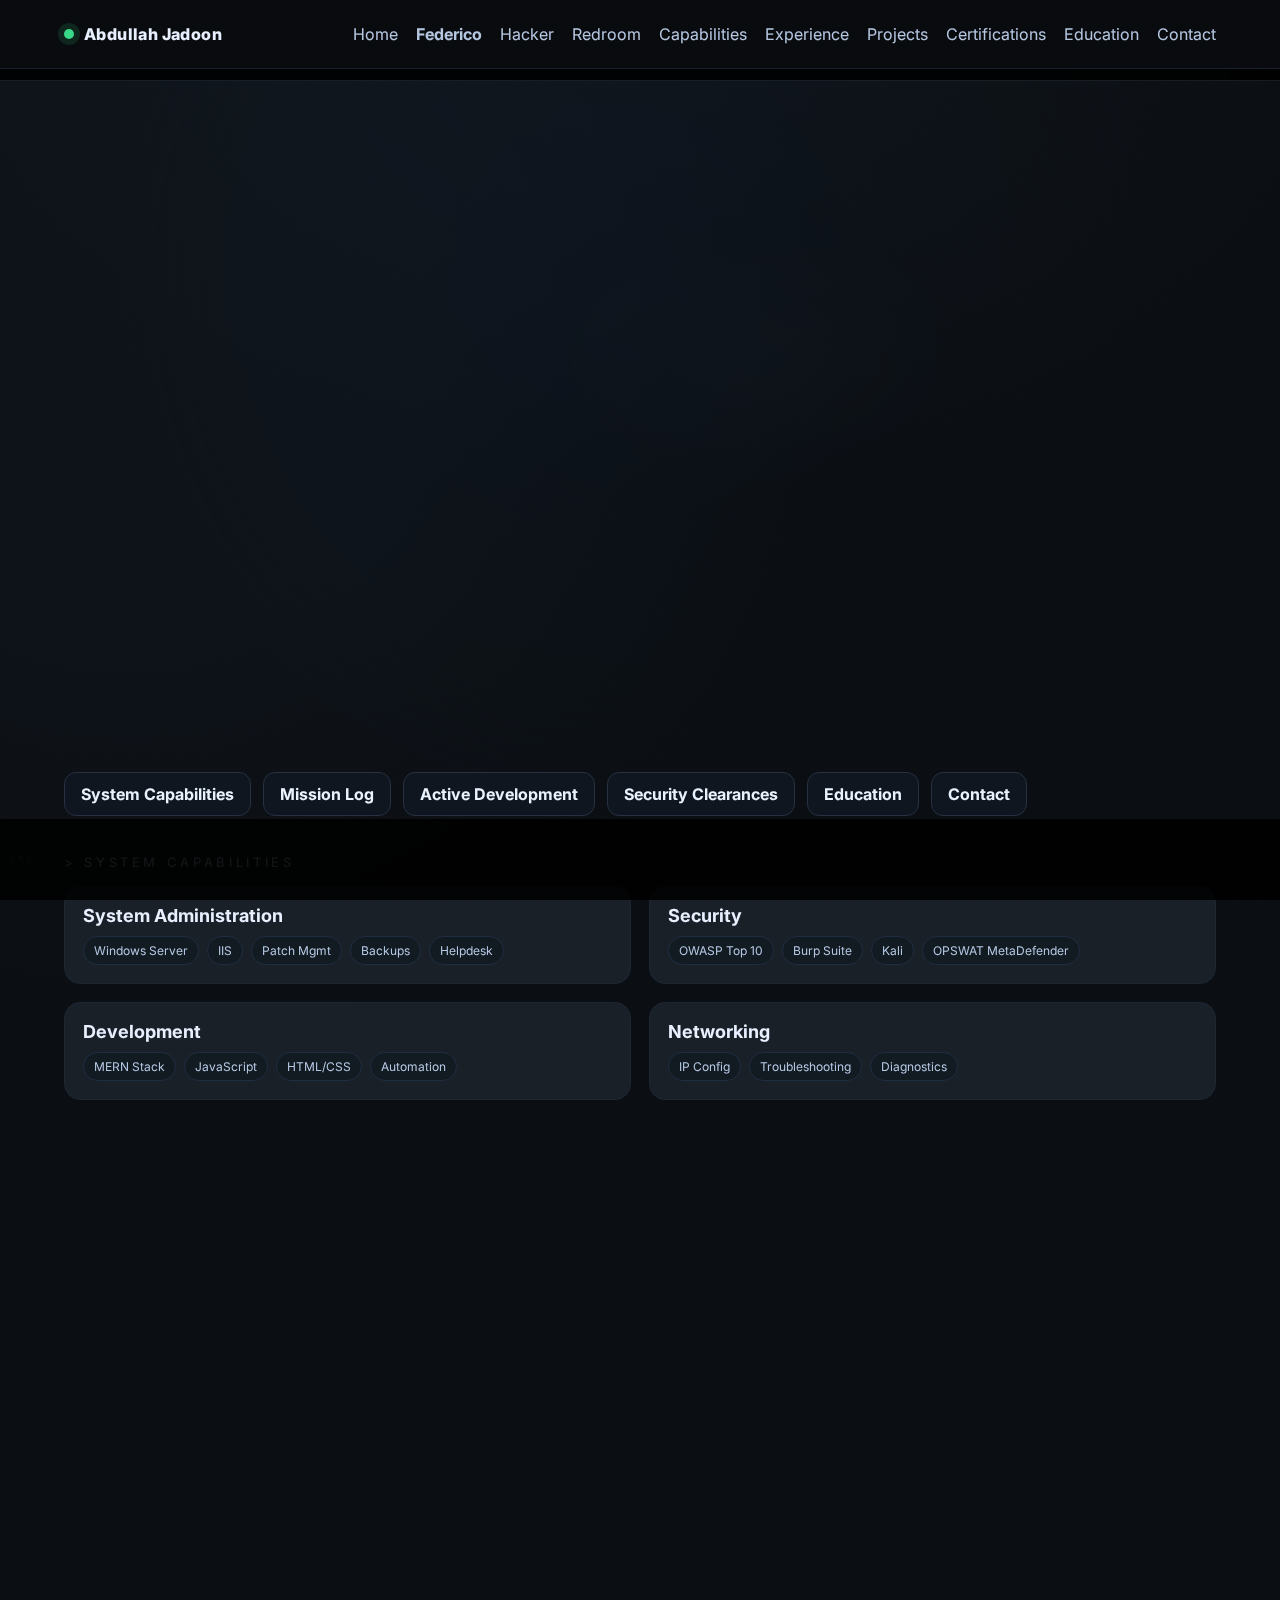
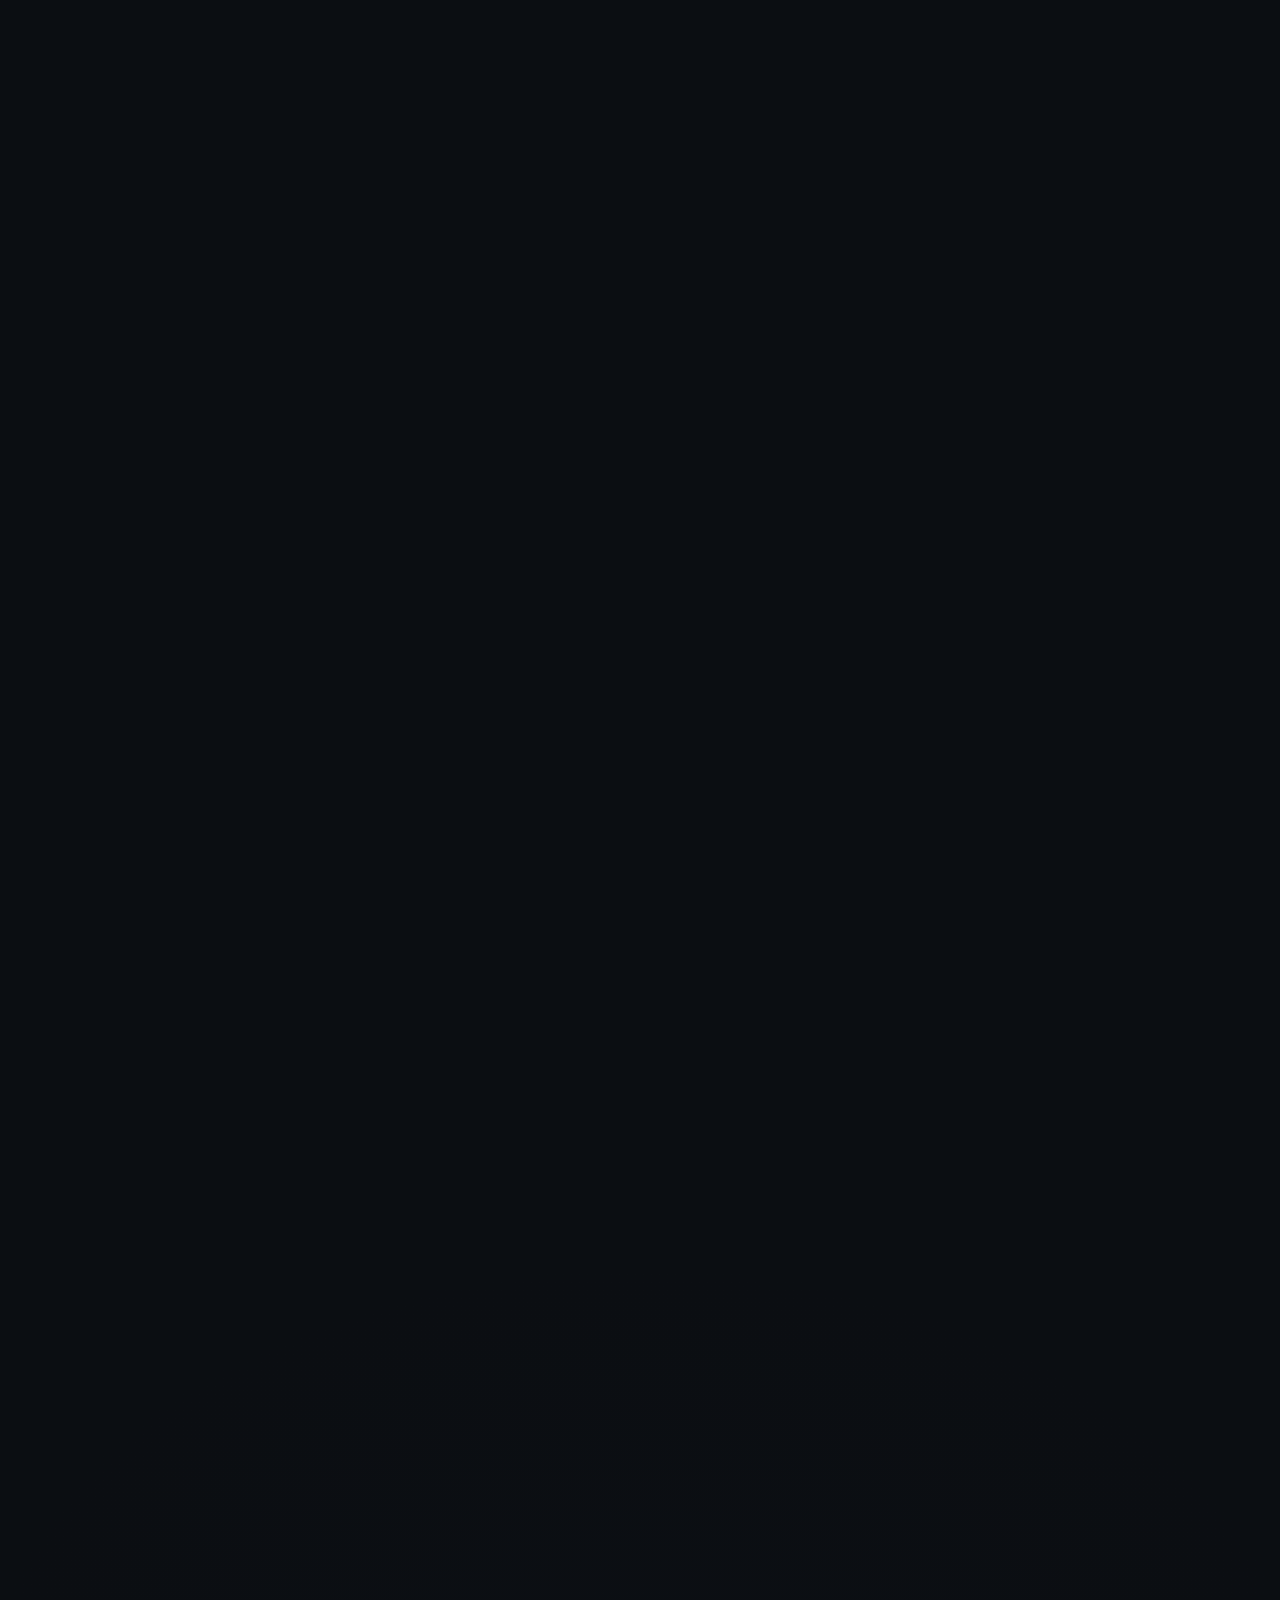
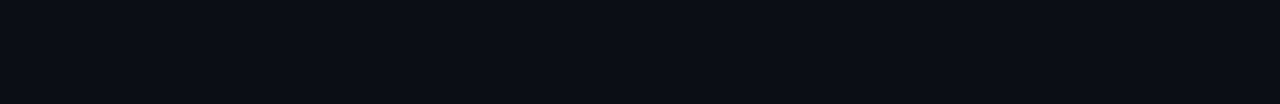
<file: federico.html>
<!DOCTYPE html>
<html lang="en">
<head>
  <meta charset="utf-8" />
  <meta name="viewport" content="width=device-width, initial-scale=1" />
  <title>Abdullah Jadoon — Cinematic Portfolio</title>
  <meta name="description" content="Abdullah Jadoon — Senior IT Support Officer & Security Specialist. Infrastructure, security operations, vulnerability research and MERN development." />
  <link href="https://fonts.googleapis.com/css2?family=Inter:wght@300;400;600;700;800;900&family=JetBrains+Mono:wght@400;600;700&display=swap" rel="stylesheet" />
  <style>
    :root{
      --bg:#0b0e12;
      --card:#12161c;
      --muted:#9fb0c3;
      --soft:#1a2028;
      --ink:#e8f0ff;
      --accent:#2da4ff;
      --accent-2:#00d1b2;
      --ok:#39d98a;
      --warn:#ffc857;
      --danger:#ff5c5c;
      --ring: 0 0 0 2px #2da4ff55, 0 10px 30px #0009 inset;
      --shadow: 0 12px 60px rgba(0,0,0,.45);
      --radius: 20px;
    }
    *{box-sizing:border-box}
    html,body{margin:0;background:radial-gradient(1200px 1200px at 10% 10%, #0e1319 25%, #0b0e12 60%), #0b0e12;color:var(--ink);font-family:Inter,system-ui,-apple-system,BlinkMacSystemFont,Segoe UI,Roboto,Helvetica,Arial,sans-serif}
    a{color:var(--accent);text-decoration:none}
    .wrap{max-width:1200px;margin:0 auto;padding:24px}
    /* Top bar */
    .top{position:sticky;top:0;z-index:20;background:linear-gradient(#0b0e12cc,#0b0e12cc);backdrop-filter:saturate(1.2) blur(8px);border-bottom:1px solid #18202a}
    .brand{display:flex;gap:10px;align-items:center;font-weight:800;letter-spacing:.4px}
    .dot{width:10px;height:10px;border-radius:50%;background:var(--ok);box-shadow:0 0 0 6px #39d98a22}
    .nav{display:flex;gap:18px;align-items:center;flex-wrap:wrap}
    .nav a{color:#cde0ff;opacity:.88}
    .nav a:hover{opacity:1}
    .topgrid{display:flex;justify-content:space-between;align-items:center}
    /* Hero */
    .hero{display:grid;grid-template-columns:1.1fr .9fr;gap:28px;align-items:stretch;margin:32px 0 16px}
    .panel{background:var(--card);border:1px solid #1b2430;border-radius:calc(var(--radius) + 6px);box-shadow:var(--shadow)}
    .photo{position:relative;overflow:hidden}
    .photo img{width:100%;height:100%;object-fit:cover;display:block;filter:saturate(1.06) contrast(1.06); transform:scale(1.01); transition:transform 6s ease, filter .6s ease}
    .photo:hover img{ transform:scale(1.04); filter:saturate(1.12) contrast(1.08) }
    .label{position:absolute;left:18px;bottom:18px;background:linear-gradient(90deg,#084,#0a6ea8);padding:12px 16px;border-radius:16px;color:#eafff5;font-weight:700;box-shadow:0 6px 30px #0009;border:1px solid #0d483f}
    .card{padding:28px}
    .kicker{font-size:12px;letter-spacing:.25em;color:#9fb0c3;margin:0 0 6px}
    h1{font-size:48px;line-height:1.05;margin:0 0 14px}
    .summary{color:#c7d6ea;font-size:16px;line-height:1.6;margin:8px 0 18px}
    .cta{display:flex;gap:12px;flex-wrap:wrap}
    .btn{border:1px solid #273142;padding:11px 16px;border-radius:12px;font-weight:700;background:#121922;color:#e9f3ff}
    .btn:hover{border-color:#31507e;box-shadow:var(--ring)}
    .btn.primary{background:linear-gradient(180deg,#2da4ff,#1f7dd1);border-color:#2a6fb3;color:white}
    .tags{display:flex;gap:8px;flex-wrap:wrap;margin-top:16px}
    .tag{background:#111821;border:1px solid #1e2b3a;color:#a8c3e6;padding:6px 10px;border-radius:12px;font-size:12px}
    /* Section headings */
    section{margin:38px 0}
    .sect-title{font-size:13px;color:#9fb0c3;letter-spacing:.35em;margin:0 0 16px}
    /* Capability grid */
    .grid{display:grid;grid-template-columns:1fr 1fr;gap:18px}
    .subcard{background:var(--soft);border:1px solid #1c2734;border-radius:16px;padding:18px}
    .subcard h3{margin:0 0 10px;font-size:18px}
    .pills{display:flex;gap:8px;flex-wrap:wrap}
    .pill{padding:6px 10px;border-radius:999px;background:#121a22;border:1px solid #202e42;color:#b6c9e4;font-size:12px}
    /* Experience */
    .xpgrid{display:grid;grid-template-columns:1fr 1fr;gap:18px}
    .role{background:var(--soft);border:1px solid #1c2734;border-radius:16px;padding:18px}
    .role .head{display:flex;justify-content:space-between;gap:12px;flex-wrap:wrap}
    .company{color:#cbe0ff;font-weight:700}
    .meta{color:#9fb0c3}
    .bullets{margin:10px 0 0 0;padding-left:18px}
    .op{margin-top:12px;border:1px dashed #2a3b50;border-radius:12px;padding:12px;background:#0f141b}
    .chip{display:inline-block;background:#0f1b25;border:1px solid #25415f;color:#9fcaef;padding:4px 8px;border-radius:999px;font-size:12px;margin-right:8px}
    /* Projects */
    .proj{display:grid;grid-template-columns:1fr 1fr;gap:18px}
    .proj .subcard p{margin:.35rem 0 0;color:#cbdaf1}
    .badge{font-family:"JetBrains Mono",monospace;font-size:12px;background:#0f1b25;border:1px solid #274463;color:#9fd3ff;padding:6px 10px;border-radius:10px;margin-right:6px}
    /* Certifications gallery */
    .certs{display:grid;grid-template-columns:1fr 1fr;gap:18px}
    .cert{background:var(--soft);border:1px solid #1c2734;border-radius:16px;overflow:hidden}
    .cert img{display:block;width:100%;height:260px;object-fit:cover;filter:saturate(1.05)}
    .cert .cap{padding:12px 14px}
    .cap b{display:block}
    /* Education */
    .edu{display:grid;grid-template-columns:1.2fr .8fr;gap:18px}
    /* Contact */
    .contact{background:var(--soft);border:1px solid #1c2734;border-radius:16px;padding:18px}
    .small{color:#9fb0c3}
    footer{margin:36px 0 22px;color:#86a3c4}
    /* Anchors pills */
    .jumper{position:sticky;top:68px;margin:10px 0 18px;z-index:9}
    .jumper .btn{background:#0f1620}
    /* Responsive */
    @media (max-width:1040px){
      .hero{grid-template-columns:1fr;gap:18px}
      .grid,.xpgrid,.proj,.certs,.edu{grid-template-columns:1fr}
      h1{font-size:38px}
    }
    /* Subtle grid background */
    .bggrid{
      position:fixed;inset:0;pointer-events:none;opacity:.18;
      background-image:
        radial-gradient(#18202a 1px, transparent 1px),
        radial-gradient(#18202a 1px, transparent 1px);
      background-size:24px 24px, 24px 24px;
      background-position:0 0, 12px 12px;
      z-index:0;
    }
    /* Reveal on scroll */
    .reveal{opacity:0;transform:translateY(10px);transition:all .6s ease}
    .reveal.show{opacity:1;transform:none}

    /* ===== Cinematic Upgrade Pack ===== */
    body.cinema{
      position: relative;
      background:
        radial-gradient(1400px 900px at 50% 0%, rgba(22,28,36,.45), transparent 55%),
        radial-gradient(1200px 800px at 50% 100%, rgba(12,16,22,.35), transparent 55%),
        radial-gradient(1200px 1200px at 10% 10%, #0e1319 25%, #0b0e12 60%), #0b0e12;
    }
    body.cinema::after{
      /* film grain */
      content:"";
      position:fixed; inset:0; pointer-events:none; z-index:2;
      background-image:url("data:image/svg+xml;utf8,\
<svg xmlns='http://www.w3.org/2000/svg' width='120' height='120' viewBox='0 0 120 120'>\
<filter id='n'><feTurbulence type='fractalNoise' baseFrequency='0.8' numOctaves='2' stitchTiles='stitch'/><feColorMatrix type='saturate' values='0'/></filter>\
<rect width='120' height='120' filter='url(#n)' opacity='0.06'/></svg>");
      mix-blend-mode:soft-light;
      animation:grain 1.4s steps(2,end) infinite;
    }
    @keyframes grain{to{transform:translate3d(-2px,1px,0)}}

    /* letterbox bars (reveal away) */
    .letterbox{position:fixed; left:0; right:0; height:9vh; background:#000; z-index:3; pointer-events:none; opacity:.88; transform:translateZ(0)}
    .letterbox.top{top:0; animation:lb-out 1100ms ease 1200ms forwards}
    .letterbox.bottom{bottom:0; animation:lb-out 1100ms ease 1200ms forwards}
    @keyframes lb-out { to { height:0; opacity:0; }}

    /* hero spotlight sweep */
    #hero{position:relative; overflow:visible}
    .hero-spotlight{
      position:absolute; inset:-12% -6%; pointer-events:none; z-index:1;
      background:
        radial-gradient(400px 220px at var(--sx,60%) var(--sy,40%), rgba(255,255,255,.14), rgba(255,255,255,0) 55%),
        radial-gradient(900px 900px at 50% 30%, rgba(45,164,255,.18), transparent 60%);
      mix-blend-mode:overlay; filter:blur(.6px);
      animation:pan 18s ease-in-out infinite;
    }
    @keyframes pan{
      0%{--sx:20%;--sy:30%}
      50%{--sx:80%;--sy:55%}
      100%{--sx:20%;--sy:30%}
    }

    /* subtle parallax depth */
    .parallax{will-change:transform; transition:transform .12s ease}

    /* cinematic title tracking + glow */
    .cinematic-title{
      letter-spacing:.02em;
      text-shadow:0 6px 28px rgba(0,0,0,.35), 0 0 0 #000;
      position:relative;
    }
    .cinematic-title::after{
      content:""; position:absolute; left:-2%; right:-2%; bottom:-10px; height:2px;
      background:linear-gradient(90deg, transparent, rgba(45,164,255,.5), transparent);
      opacity:.65; filter:blur(.3px);
    }

    /* scene labels */
    .sect-title{position:relative; text-transform:uppercase; letter-spacing:.28em}
    .sect-title::before{
      content:"SCENE"; font-family:"JetBrains Mono",monospace; font-size:.66em;
      position:absolute; left:-72px; top:-2px; color:#5d738d; opacity:.5;
    }

    /* hero entrance timing */
    .hero .panel{opacity:0; transform:translateY(8px); animation:hero-in 800ms ease 900ms forwards}
    @keyframes hero-in{to{opacity:1; transform:none}}
  </style>
</head>

<body class="cinema">
  <!-- letterbox bars -->
  <div class="letterbox top" aria-hidden="true"></div>
  <div class="letterbox bottom" aria-hidden="true"></div>
  <div class="bggrid"></div>

  <header class="top">
    <div class="wrap topgrid">
      <div class="brand"><span class="dot"></span><span>Abdullah Jadoon</span></div>
      <nav class="nav">
        <a href="./index.html">Home</a>
        <a href="./federico.html"><b>Federico</b></a>
        <a href="./hacker.html">Hacker</a>
        <a href="./redroom.html">Redroom</a>
        <a href="#capabilities">Capabilities</a>
        <a href="#experience">Experience</a>
        <a href="#projects">Projects</a>
        <a href="#certs">Certifications</a>
        <a href="#education">Education</a>
        <a href="#contact">Contact</a>
      </nav>
    </div>
  </header>

  <main class="wrap">
    <!-- HERO -->
    <section id="hero" class="hero">
      <div class="panel photo reveal parallax" data-depth="0.08">
        <img src="assets/personal-hero-1.jpg" alt="Abdullah Jadoon" onerror="this.src='assets/PERSONAL.jpeg'">
        <div class="label">Security Architect • Karachi</div>
      </div>

      <div class="panel card reveal parallax" data-depth="0.03" style="display:flex;flex-direction:column;justify-content:center">
        <p class="kicker">PROFILE</p>
        <h1 class="cinematic-title">Senior IT Support Officer<br>&amp; Security Specialist</h1>
        <p class="summary">
          A proven specialist in managing and securing critical healthcare IT infrastructure. I ensure high availability,
          enforce robust security protocols, and enhance system resilience. I augment my core responsibilities with proactive
          vulnerability research and automated tool development.
        </p>
        <div class="cta">
          <a class="btn primary" href="#contact">Contact</a>
          <a class="btn" href="https://github.com/abdullahjadoon34" target="_blank" rel="noopener">GitHub</a>
          <a class="btn" href="https://linkedin.com/in/abdullah-k-jadoon" target="_blank" rel="noopener">LinkedIn</a>
          <a class="btn" href="assets/Abdullah_Jadoon_CV.pdf" target="_blank" rel="noopener">Download CV</a>
        </div>
        <div class="tags">
          <span class="tag">> Gold Medalist</span>
          <span class="tag">Cum Laude</span>
          <span class="tag">Infrastructure & Vulnerability Management</span>
        </div>
      </div>

      <!-- spotlight -->
      <div class="hero-spotlight" aria-hidden="true"></div>
    </section>

    <!-- ANCHOR PILLS -->
    <div class="jumper wrap" style="padding:0">
      <div class="cta">
        <a class="btn" href="#capabilities">System Capabilities</a>
        <a class="btn" href="#experience">Mission Log</a>
        <a class="btn" href="#projects">Active Development</a>
        <a class="btn" href="#certs">Security Clearances</a>
        <a class="btn" href="#education">Education</a>
        <a class="btn" href="#contact">Contact</a>
      </div>
    </div>

    <!-- CAPABILITIES -->
    <section id="capabilities" class="reveal">
      <p class="sect-title">> SYSTEM CAPABILITIES</p>
      <div class="grid">
        <div class="subcard">
          <h3>System Administration</h3>
          <div class="pills">
            <span class="pill">Windows Server</span><span class="pill">IIS</span><span class="pill">Patch Mgmt</span>
            <span class="pill">Backups</span><span class="pill">Helpdesk</span>
          </div>
        </div>
        <div class="subcard">
          <h3>Security</h3>
          <div class="pills">
            <span class="pill">OWASP Top 10</span><span class="pill">Burp Suite</span>
            <span class="pill">Kali</span><span class="pill">OPSWAT MetaDefender</span>
          </div>
        </div>
        <div class="subcard">
          <h3>Development</h3>
          <div class="pills">
            <span class="pill">MERN Stack</span><span class="pill">JavaScript</span><span class="pill">HTML/CSS</span>
            <span class="pill">Automation</span>
          </div>
        </div>
        <div class="subcard">
          <h3>Networking</h3>
          <div class="pills">
            <span class="pill">IP Config</span><span class="pill">Troubleshooting</span><span class="pill">Diagnostics</span>
          </div>
        </div>
      </div>
    </section>

    <!-- EXPERIENCE -->
    <section id="experience" class="reveal">
      <p class="sect-title">> MISSION LOG / KEY OPERATIONS</p>

      <div class="xpgrid">
        <!-- Current -->
        <div class="role">
          <div class="head">
            <div>
              <div class="company">Senior IT Support Officer — Patient’s Aid Foundation (Jinnah Hospital, Karachi)</div>
              <div class="meta">Aug 2025 – Present</div>
            </div>
          </div>
          <ul class="bullets">
            <li>Maintain and harden mission-critical servers; ensure availability for clinical operations.</li>
            <li>Enforce patch policy, security baselines, and UAT before rollouts; proactive monitoring.</li>
            <li>Own vendor coordination and user training; reduce downtime through preventive maintenance.</li>
          </ul>

          <div class="op">
            <span class="chip">OPERATION: CRITICAL INFRASTRUCTURE MIGRATION</span>
            <p>Led secure migration of all patient data and critical applications from legacy VM to a new physical server.</p>
            <p><b>Outcome:</b> Systems operational; <b>zero data loss</b>; <b>near-zero downtime</b>.</p>
          </div>
        </div>

        <!-- Previous -->
        <div class="role">
          <div class="head">
            <div>
              <div class="company">IT Support Officer — Patient’s Aid Foundation (Jinnah Hospital, Karachi)</div>
              <div class="meta">May 2024 – Aug 2025</div>
            </div>
          </div>
          <ul class="bullets">
            <li>Resolved high-volume tickets; maintained backups and reporting cadence.</li>
            <li>Improved stability with proactive patching and health checks.</li>
          </ul>

          <div class="op">
            <span class="chip">OPERATION: SECURE APPLICATION DEPLOYMENT</span>
            <p>Deployed hospital E-reports app from code to production; configured domain & IIS; enforced SSL.</p>
            <p><b>Outcome:</b> HTTPS enforced; external access secured.</p>
          </div>
        </div>

        <!-- Bug bounty -->
        <div class="role">
          <div class="head">
            <div>
              <div class="company">Bug Bounty Researcher — Freelance (Part-time)</div>
              <div class="meta">Aug 2022 – Present</div>
            </div>
          </div>
          <ul class="bullets">
            <li>Recon & vulnerability validation aligned to OWASP Top 10.</li>
            <li>Hands-on workflow with Burp Suite & Kali; custom tooling for recon and reporting.</li>
          </ul>
        </div>

        <!-- Internship -->
        <div class="role">
          <div class="head">
            <div>
              <div class="company">MERN Stack Developer Intern — isTech LLC, Karachi</div>
              <div class="meta">Sep 2021 – Dec 2021</div>
            </div>
          </div>
          <ul class="bullets">
            <li>Delivered production React features with Node email integration; contributed to clean UI patterns.</li>
          </ul>
        </div>
      </div>
    </section>

    <!-- PROJECTS -->
    <section id="projects" class="reveal">
      <p class="sect-title">> ACTIVE DEVELOPMENT</p>
      <div class="proj">
        <div class="subcard">
          <h3>bbdash — Bug Bounty Dashboard Toolkit</h3>
          <p>Automated Kali toolkit that streamlines reconnaissance, vulnerability scanning & report generation.</p>
          <p style="margin-top:8px">
            <span class="badge">STATUS: ACTIVE</span>
            <span class="badge">TECH: Bash, Python</span>
            <span class="badge">ENV: Kali</span>
          </p>
        </div>
        <div class="subcard">
          <h3>Client React App (Internship)</h3>
          <p>Production Ready: React + Node app with contact/email module and clean UI.</p>
          <p style="margin-top:8px">
            <span class="badge">React</span>
            <span class="badge">Node</span>
            <span class="badge">UI</span>
          </p>
        </div>
      </div>
    </section>

    <!-- CERTIFICATIONS -->
    <section id="certs" class="reveal">
      <p class="sect-title">> SECURITY CLEARANCES</p>
      <div class="certs">
        <div class="cert">
          <img src="assets/cert-gold.jpg" alt="Gold Medal — Academic Excellence" onerror="this.style.display='none'">
          <div class="cap"><b>Gold Medal — Academic Excellence</b>Bahria University — 2025</div>
        </div>
        <div class="cert">
          <img src="assets/cert-iso27001.jpg" alt="ISO/IEC 27001 Information Security Associate" onerror="this.style.display='none'">
          <div class="cap"><b>ISO/IEC 27001 Information Security Associate</b>Skillfront — 2024</div>
        </div>
        <div class="cert">
          <img src="assets/cert-splunk.jpg" alt="Splunk: Security Operations and the Defense Analyst" onerror="this.style.display='none'">
          <div class="cap"><b>Splunk: Security Operations and the Defense Analyst</b>Splunk — 2025</div>
        </div>
        <div class="cert">
          <img src="assets/cert-pirple.jpg" alt="Cyber Security: White-Hat Ethical Hacking" onerror="this.style.display='none'">
          <div class="cap"><b>Cyber Security: White-Hat Ethical Hacking</b>Pirple — 2022</div>
        </div>
      </div>
    </section>

    <!-- EDUCATION -->
    <section id="education" class="reveal">
      <p class="sect-title">> EDUCATION</p>
      <div class="edu">
        <div class="subcard">
          <h3>Bahria University — BS (IT)</h3>
          <p class="small">Karachi Campus • <b>Cum Laude</b> • CGPA 3.68</p>
          <p>Graduated with distinction and awarded the University <b>Gold Medal</b> for Academic Excellence.</p>
        </div>
        <div class="subcard">
          <h3>Highlights</h3>
          <div class="pills">
            <span class="pill">System Security</span>
            <span class="pill">Database Basics</span>
            <span class="pill">Programming</span>
            <span class="pill">Networks</span>
          </div>
        </div>
      </div>
    </section>

    <!-- CONTACT -->
    <section id="contact" class="reveal">
      <p class="sect-title">> INITIATE CONTACT PROTOCOL</p>
      <div class="contact">
        <p><b>Email:</b> <a href="mailto:abdullahjadoon75@gmail.com">abdullahjadoon75@gmail.com</a></p>
        <p><b>Phone:</b> +92 326 0726238</p>
        <p><b>Location:</b> Karachi, Pakistan</p>
        <div class="pills" style="margin-top:8px">
          <a class="pill" href="https://github.com/abdullahjadoon34" target="_blank" rel="noopener">github.com/abdullahjadoon34</a>
          <a class="pill" href="https://linkedin.com/in/abdullah-k-jadoon" target="_blank" rel="noopener">linkedin.com/in/abdullah-k-jadoon</a>
        </div>
      </div>
    </section>

    <footer class="reveal">
      © 2025 Abdullah Jadoon — Cinematic portfolio
    </footer>
  </main>

  <script>
    // reveal on scroll
    const obs = new IntersectionObserver((ents)=>{
      ents.forEach(e=>{ if(e.isIntersecting) e.target.classList.add('show') })
    }, {threshold:.12});
    document.querySelectorAll('.reveal').forEach(el=>obs.observe(el));
  </script>

  <script>
    /* ===== Cinematic micro-interactions ===== */

    // skip motion if user prefers reduced motion
    const prefersReduced = window.matchMedia && window.matchMedia('(prefers-reduced-motion: reduce)').matches;

    // mouse parallax on the two hero panels
    (function(){
      if(prefersReduced) return;
      const cards = document.querySelectorAll('#hero .parallax');
      function onMove(e){
        const w = window.innerWidth, h = window.innerHeight;
        const dx = (e.clientX - w/2) / (w/2);
        const dy = (e.clientY - h/2) / (h/2);
        cards.forEach(el=>{
          const depth = parseFloat(el.dataset.depth||0.04);
          el.style.transform = `translate3d(${dx*10*depth}px, ${dy*10*depth}px, 0)`;
        });
      }
      window.addEventListener('mousemove', onMove, {passive:true});
    })();

    // slow scroll parallax (keeps it subtle) on image
    (function(){
      if(prefersReduced) return;
      const hero = document.getElementById('hero');
      const photo = hero?.querySelector('.photo img');
      if(!photo) return;
      window.addEventListener('scroll', ()=>{
        const y = Math.min(1, window.scrollY / 600);
        photo.style.transform = `translateY(${y*6}px) scale(${1.01 + y*0.015})`;
      }, {passive:true});
    })();

    // spotlight follows cursor a bit
    (function(){
      if(prefersReduced) return;
      const spot = document.querySelector('.hero-spotlight');
      if(!spot) return;
      window.addEventListener('mousemove', (e)=>{
        const x = (e.clientX / innerWidth) * 100;
        const y = (e.clientY / innerHeight) * 100;
        spot.style.setProperty('--sx', x + '%');
        spot.style.setProperty('--sy', (y*0.7 + 15) + '%');
      }, {passive:true});
    })();
  </script>
</body>
</html>
</file>
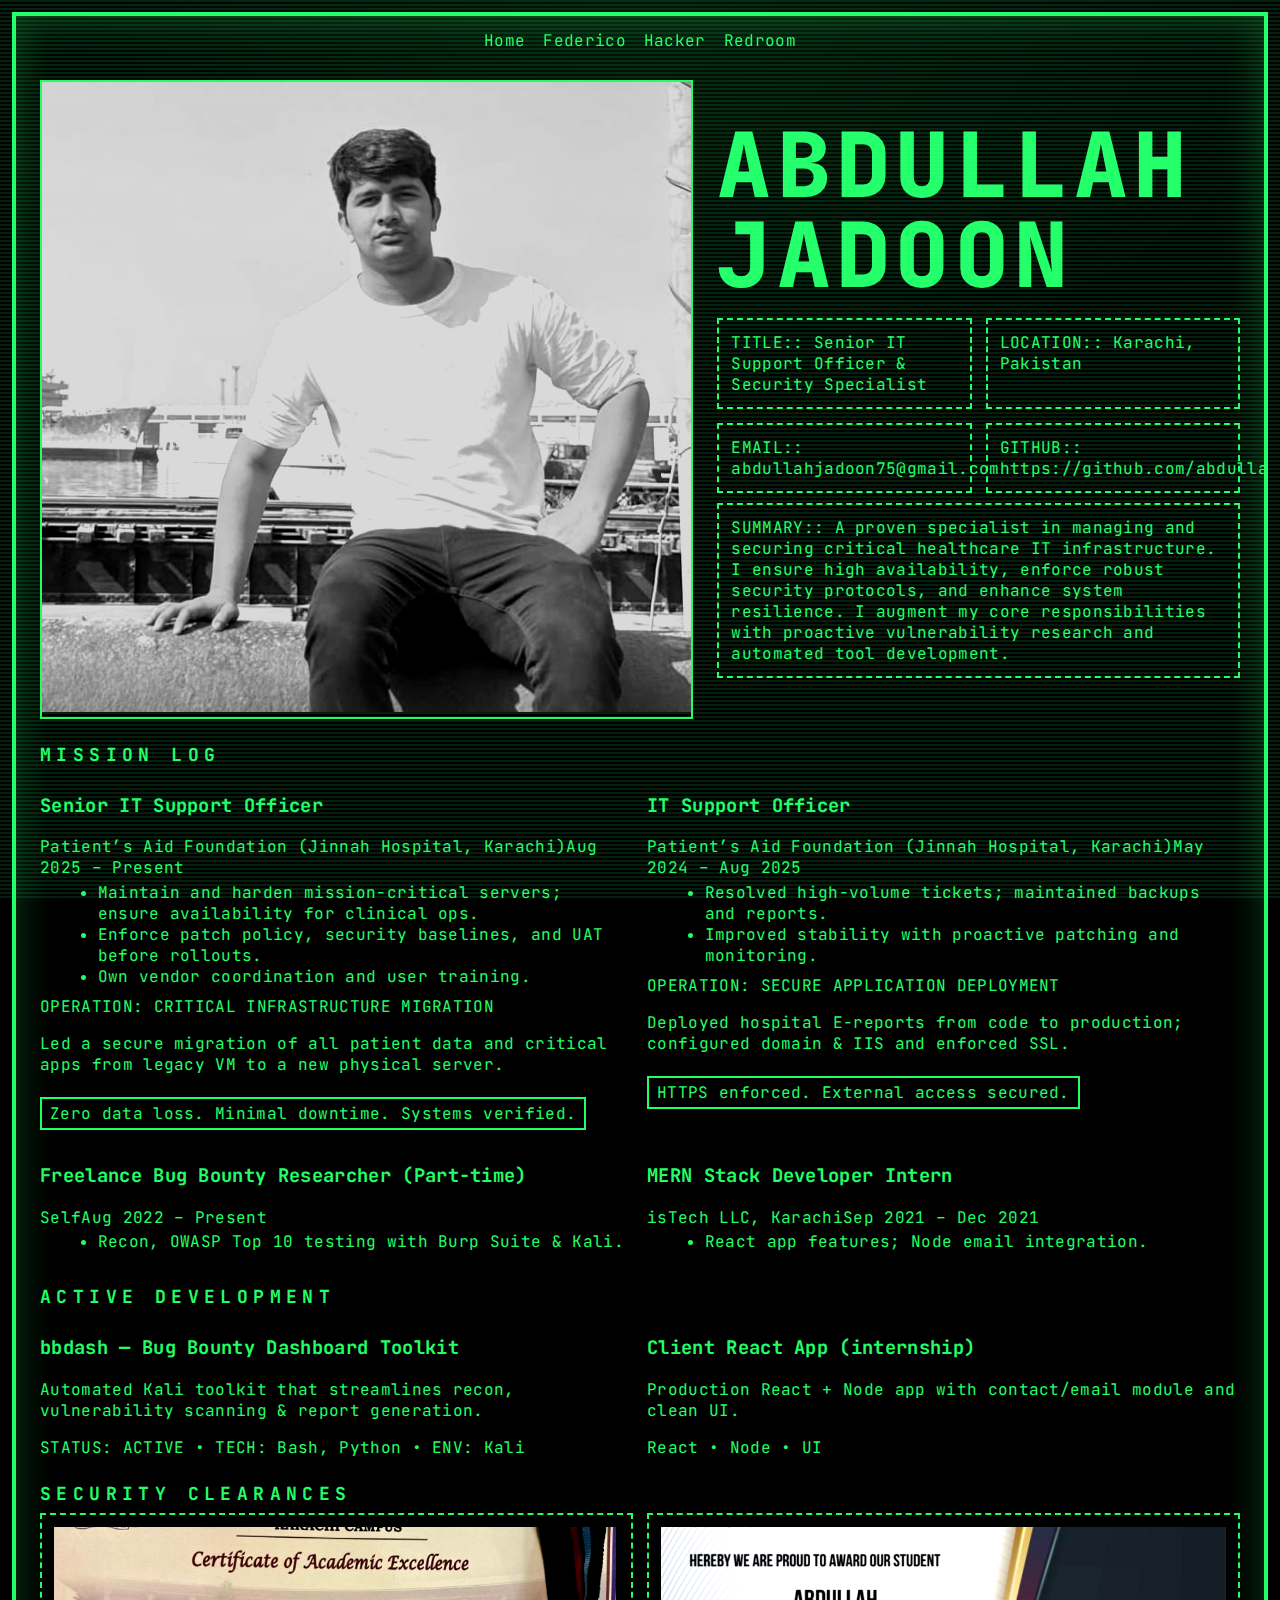
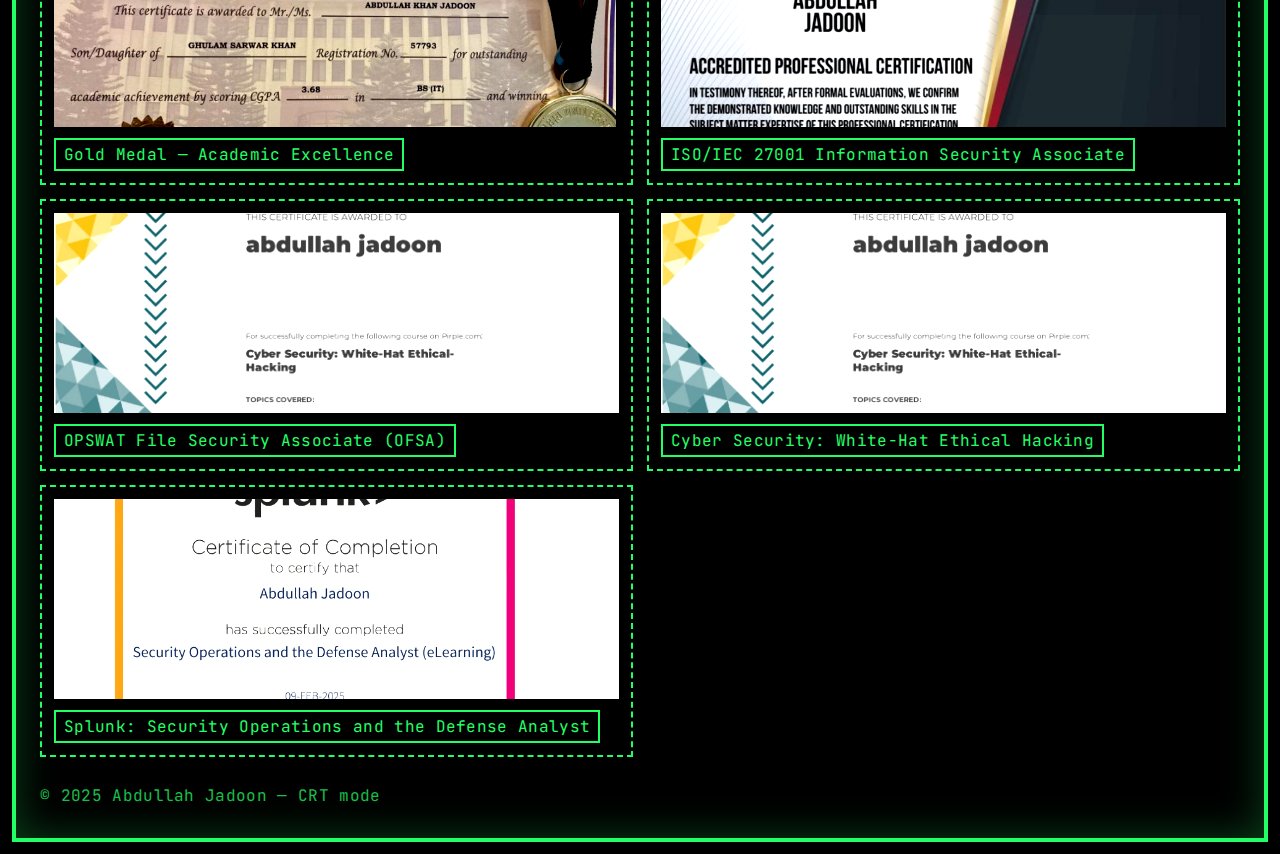
<file: hacker.html>
<!doctype html>
<html lang="en"><head>
<meta charset="utf-8"><meta name="viewport" content="width=device-width, initial-scale=1">
<title>Abdullah Jadoon — Hacker CRT</title>
<link href="https://fonts.googleapis.com/css2?family=JetBrains+Mono:wght@400;600;800&display=swap" rel="stylesheet">
<style>
:root{--green:#22ff66;--bg:#020802}
*{box-sizing:border-box} body{margin:0;background:#000;color:var(--green);font-family:'JetBrains Mono',monospace;letter-spacing:.02em}
.scan{position:fixed;inset:0;background:repeating-linear-gradient(180deg,rgba(34,255,102,.12) 0 2px,transparent 2px 4px),radial-gradient(100% 80% at 50% 0%,rgba(34,255,102,.08),transparent 60%);pointer-events:none;mix-blend-mode:screen}
.frame{position:relative;min-height:100vh;border:4px solid var(--green);margin:12px;box-shadow:0 0 40px rgba(34,255,102,.25) inset;padding:24px;overflow:hidden}
.topnav{position:absolute;top:14px;left:50%;transform:translateX(-50%);display:flex;gap:18px;z-index:20}
.topnav a{color:var(--green);text-decoration:none}
.hero{display:grid;grid-template-columns:1fr .8fr;gap:24px;align-items:center;margin-top:40px}
.photo{position:relative;border:2px solid var(--green)}
.photo img{width:100%;height:70vh;object-fit:cover;filter:grayscale(1) contrast(130%) brightness(85%)}
.bigname{font-size:clamp(28px,7vw,92px);font-weight:800;line-height:1;letter-spacing:.06em}
.kv{display:grid;grid-template-columns:repeat(2,minmax(0,1fr));gap:14px;margin-top:18px}
.panel{border:2px dashed var(--green);padding:12px}
h2{font-size:18px;letter-spacing:.3em;text-transform:uppercase;margin:24px 0 8px}
ul{margin:.2em 0 .6em 1.1em}
.badge{display:inline-block;border:2px solid; padding:4px 8px;margin-top:6px}
.grid{display:grid;gap:14px}
.grid.two{grid-template-columns:repeat(2,minmax(0,1fr))}
.cert img{width:100%;height:200px;object-fit:cover;filter:grayscale(.1) contrast(125%)}
footer{margin:28px 0 8px;color:rgba(34,255,102,.75)}
@media (max-width:980px){.hero{grid-template-columns:1fr} .photo img{height:44vh}}
</style>
</head>
<body>
<div class="frame">
<div class="scan"></div>

<nav class="topnav">
  <a href="index.html">Home</a>
  <a href="federico.html">Federico</a>
  <a href="hacker.html">Hacker</a>
  <a href="redroom.html">Redroom</a>
</nav>

<section class="hero">
  <div class="photo"><img src="assets/personal-hero-1.jpg" alt="Abdullah — portrait"></div>
  <div>
    <div class="bigname">ABDULLAH JADOON</div>
    <div class="kv">
      <div class="panel">TITLE:: Senior IT Support Officer & Security Specialist</div>
      <div class="panel">LOCATION:: Karachi, Pakistan</div>
      <div class="panel">EMAIL:: abdullahjadoon75@gmail.com</div>
      <div class="panel">GITHUB:: https://github.com/abdullahjadoon34</div>
    </div>
    <div class="panel" style="margin-top:10px">SUMMARY:: A proven specialist in managing and securing critical healthcare IT infrastructure. I ensure high availability, enforce robust security protocols, and enhance system resilience. I augment my core responsibilities with proactive vulnerability research and automated tool development.</div>
  </div>
</section>

<h2>Mission Log</h2>
<div class="grid two">
        <article class="exp-card">
          <header><h3>Senior IT Support Officer</h3><span>Patient’s Aid Foundation (Jinnah Hospital, Karachi)</span><time>Aug 2025 – Present</time></header>
          <ul><li>Maintain and harden mission‑critical servers; ensure availability for clinical ops.</li><li>Enforce patch policy, security baselines, and UAT before rollouts.</li><li>Own vendor coordination and user training.</li></ul>
          
            <div class="mission">
                <div class="mission-title">OPERATION: CRITICAL INFRASTRUCTURE MIGRATION</div>
                <p>Led a secure migration of all patient data and critical apps from legacy VM to a new physical server.</p>
                <div class="badge success">Zero data loss. Minimal downtime. Systems verified.</div>
            </div>
            
        </article>
        

        <article class="exp-card">
          <header><h3>IT Support Officer</h3><span>Patient’s Aid Foundation (Jinnah Hospital, Karachi)</span><time>May 2024 – Aug 2025</time></header>
          <ul><li>Resolved high‑volume tickets; maintained backups and reports.</li><li>Improved stability with proactive patching and monitoring.</li></ul>
          
            <div class="mission">
                <div class="mission-title">OPERATION: SECURE APPLICATION DEPLOYMENT</div>
                <p>Deployed hospital E‑reports from code to production; configured domain & IIS and enforced SSL.</p>
                <div class="badge success">HTTPS enforced. External access secured.</div>
            </div>
            
        </article>
        

        <article class="exp-card">
          <header><h3>Freelance Bug Bounty Researcher (Part‑time)</h3><span>Self</span><time>Aug 2022 – Present</time></header>
          <ul><li>Recon, OWASP Top 10 testing with Burp Suite & Kali.</li></ul>
          
        </article>
        

        <article class="exp-card">
          <header><h3>MERN Stack Developer Intern</h3><span>isTech LLC, Karachi</span><time>Sep 2021 – Dec 2021</time></header>
          <ul><li>React app features; Node email integration.</li></ul>
          
        </article>
        </div>

<h2>Active Development</h2>
<div class="grid two">
    <article class="proj-card">
      <h3>bbdash — Bug Bounty Dashboard Toolkit</h3>
      <p>Automated Kali toolkit that streamlines recon, vulnerability scanning & report generation.</p>
      <div class="tags">STATUS: ACTIVE • TECH: Bash, Python • ENV: Kali</div>
    </article>
    

    <article class="proj-card">
      <h3>Client React App (internship)</h3>
      <p>Production React + Node app with contact/email module and clean UI.</p>
      <div class="tags">React • Node • UI</div>
    </article>
    </div>

<h2>Security Clearances</h2>
<div class="grid two">
  <div class="panel cert"><img src="assets/cert-gold.jpg" alt="Gold Medal — Academic Excellence"><div class="badge">Gold Medal — Academic Excellence</div></div><div class="panel cert"><img src="assets/cert-iso27001.jpg" alt="ISO/IEC 27001 Information Security Associate"><div class="badge">ISO/IEC 27001 Information Security Associate</div></div><div class="panel cert"><img src="assets/cert-pirple.jpg" alt="OPSWAT File Security Associate (OFSA)"><div class="badge">OPSWAT File Security Associate (OFSA)</div></div><div class="panel cert"><img src="assets/cert-pirple.jpg" alt="Cyber Security: White‑Hat Ethical Hacking"><div class="badge">Cyber Security: White‑Hat Ethical Hacking</div></div><div class="panel cert"><img src="assets/cert-splunk.jpg" alt="Splunk: Security Operations and the Defense Analyst"><div class="badge">Splunk: Security Operations and the Defense Analyst</div></div>
</div>

<footer>© 2025 Abdullah Jadoon — CRT mode</footer>
</div>
</body></html>
</file>
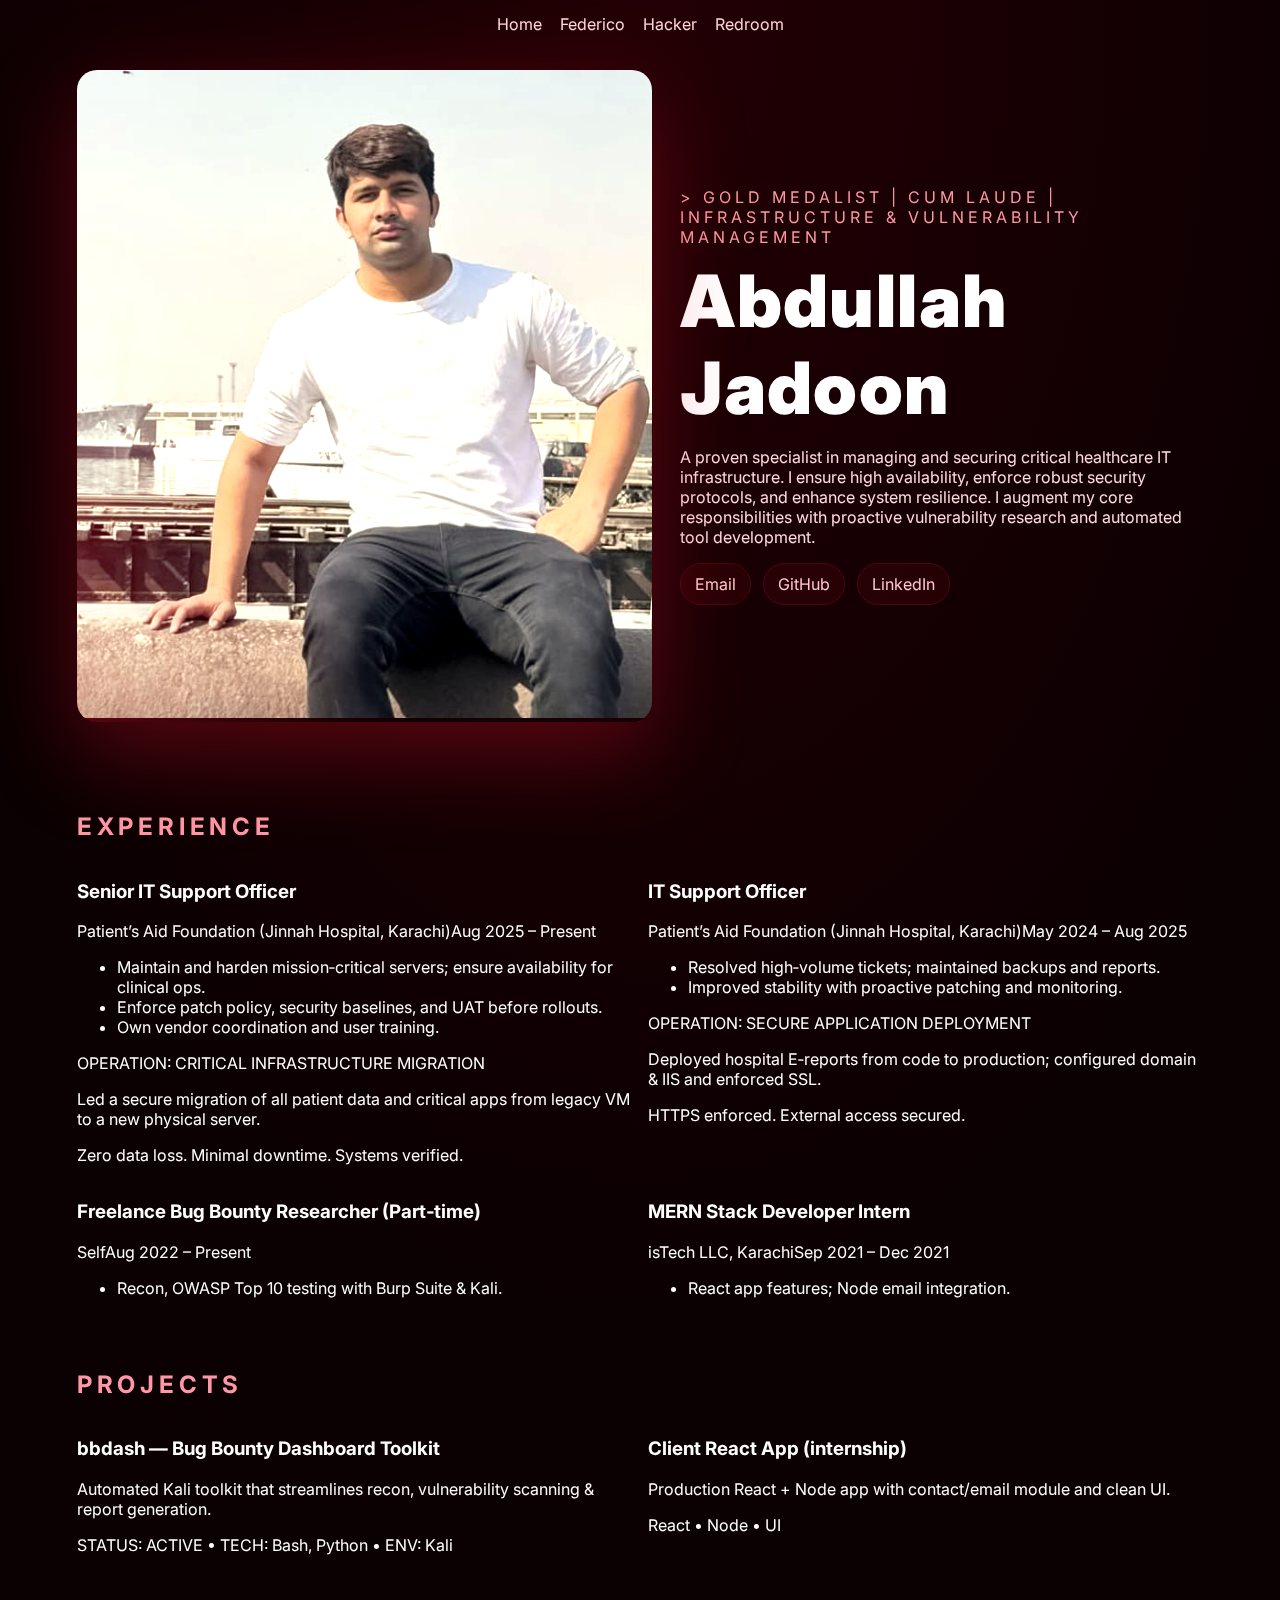
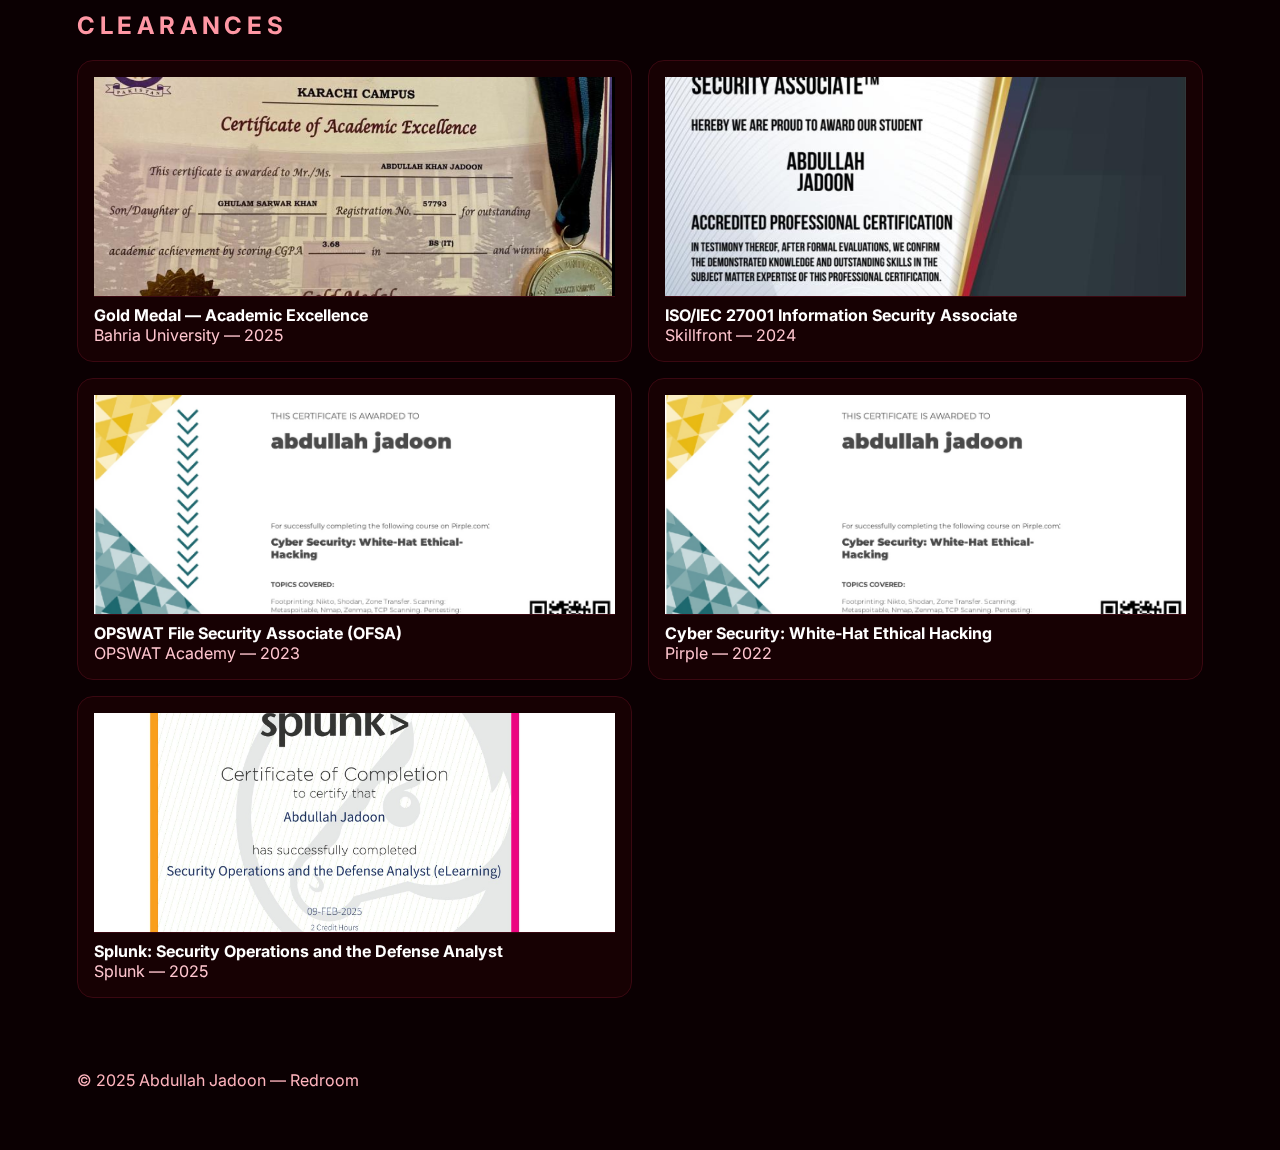
<file: redroom.html>
<!doctype html>
<html lang="en"><head>
<meta charset="utf-8"><meta name="viewport" content="width=device-width, initial-scale=1">
<title>Abdullah Jadoon — Redroom</title>
<link href="https://fonts.googleapis.com/css2?family=Inter:wght@400;700;900&display=swap" rel="stylesheet">
<style>
:root{--red:#e0102a;--bg:#0b0002;--muted:#ff97a4}
*{box-sizing:border-box} body{margin:0;font-family:Inter,system-ui,Segoe UI,Roboto,Helvetica,Arial,sans-serif;background:radial-gradient(100% 80% at 50% 0%,#230005 0,#0b0002 60%);color:#fff}
.topnav{position:fixed;top:14px;left:50%;transform:translateX(-50%);display:flex;gap:18px;z-index:10}
.topnav a{color:#ffd4d8;text-decoration:none}
.hero{min-height:88vh;display:grid;grid-template-columns:1.1fr 1fr;gap:28px;align-items:center;padding:6vh 6vw}
.frame{position:relative;border-radius:20px;overflow:hidden;box-shadow:0 30px 90px rgba(224,16,42,.35)}
.frame::after{content:"";position:absolute;inset:0;background:linear-gradient(90deg,rgba(224,16,42,.35),transparent 50%,rgba(0,0,0,.5));mix-blend-mode:screen}
.frame img{width:100%;height:72vh;object-fit:cover;filter:grayscale(.15) sepia(.2) contrast(120%) saturate(130%)}
h1{font-size:clamp(34px,7vw,72px);margin:0 0 .2em;font-weight:900;letter-spacing:.02em}
.tag{color:var(--muted);text-transform:uppercase;letter-spacing:.25em;margin-bottom:10px}
.pill{display:inline-block;border:1px solid #4a0710;background:rgba(224,16,42,.08);color:#ffc6cf;padding:10px 14px;border-radius:999px;margin-right:8px;text-decoration:none}
.section{padding:0 6vw 36px}
.grid{display:grid;gap:16px}
.grid.two{grid-template-columns:repeat(2,minmax(0,1fr))}
.card{background:rgba(224,16,42,.06);border:1px solid #3a0811;border-radius:16px;padding:16px}
.cert img{width:100%;height:220px;object-fit:cover;display:block;border-bottom:1px solid #3a0811}
footer{padding:36px 6vw 60px;color:#ffb4be}
@media (max-width:960px){.hero{grid-template-columns:1fr} .frame img{height:44vh}}
</style>
</head>
<body>

<nav class="topnav">
  <a href="index.html">Home</a>
  <a href="federico.html">Federico</a>
  <a href="hacker.html">Hacker</a>
  <a href="redroom.html">Redroom</a>
</nav>

<section class="hero">
  <div class="frame"><img src="assets/personal-hero-2.jpg" alt="Abdullah portrait redwash"></div>
  <div>
    <div class="tag">> Gold Medalist | Cum Laude | Infrastructure & Vulnerability Management</div>
    <h1>Abdullah Jadoon</h1>
    <p style="color:#ffdbe0;max-width:60ch">A proven specialist in managing and securing critical healthcare IT infrastructure. I ensure high availability, enforce robust security protocols, and enhance system resilience. I augment my core responsibilities with proactive vulnerability research and automated tool development.</p>
    <div style="margin-top:12px">
      <a class="pill" href="mailto:abdullahjadoon75@gmail.com">Email</a>
      <a class="pill" href="https://github.com/abdullahjadoon34">GitHub</a>
      <a class="pill" href="https://www.linkedin.com/in/abdullah-k-jadoon/">LinkedIn</a>
    </div>
  </div>
</section>

<section class="section">
  <h2 style="letter-spacing:.2em;color:#ff97a4;text-transform:uppercase">Experience</h2>
  <div class="grid two">
        <article class="exp-card">
          <header><h3>Senior IT Support Officer</h3><span>Patient’s Aid Foundation (Jinnah Hospital, Karachi)</span><time>Aug 2025 – Present</time></header>
          <ul><li>Maintain and harden mission‑critical servers; ensure availability for clinical ops.</li><li>Enforce patch policy, security baselines, and UAT before rollouts.</li><li>Own vendor coordination and user training.</li></ul>
          
            <div class="mission">
                <div class="mission-title">OPERATION: CRITICAL INFRASTRUCTURE MIGRATION</div>
                <p>Led a secure migration of all patient data and critical apps from legacy VM to a new physical server.</p>
                <div class="badge success">Zero data loss. Minimal downtime. Systems verified.</div>
            </div>
            
        </article>
        

        <article class="exp-card">
          <header><h3>IT Support Officer</h3><span>Patient’s Aid Foundation (Jinnah Hospital, Karachi)</span><time>May 2024 – Aug 2025</time></header>
          <ul><li>Resolved high‑volume tickets; maintained backups and reports.</li><li>Improved stability with proactive patching and monitoring.</li></ul>
          
            <div class="mission">
                <div class="mission-title">OPERATION: SECURE APPLICATION DEPLOYMENT</div>
                <p>Deployed hospital E‑reports from code to production; configured domain & IIS and enforced SSL.</p>
                <div class="badge success">HTTPS enforced. External access secured.</div>
            </div>
            
        </article>
        

        <article class="exp-card">
          <header><h3>Freelance Bug Bounty Researcher (Part‑time)</h3><span>Self</span><time>Aug 2022 – Present</time></header>
          <ul><li>Recon, OWASP Top 10 testing with Burp Suite & Kali.</li></ul>
          
        </article>
        

        <article class="exp-card">
          <header><h3>MERN Stack Developer Intern</h3><span>isTech LLC, Karachi</span><time>Sep 2021 – Dec 2021</time></header>
          <ul><li>React app features; Node email integration.</li></ul>
          
        </article>
        </div>
</section>

<section class="section">
  <h2 style="letter-spacing:.2em;color:#ff97a4;text-transform:uppercase">Projects</h2>
  <div class="grid two">
    <article class="proj-card">
      <h3>bbdash — Bug Bounty Dashboard Toolkit</h3>
      <p>Automated Kali toolkit that streamlines recon, vulnerability scanning & report generation.</p>
      <div class="tags">STATUS: ACTIVE • TECH: Bash, Python • ENV: Kali</div>
    </article>
    

    <article class="proj-card">
      <h3>Client React App (internship)</h3>
      <p>Production React + Node app with contact/email module and clean UI.</p>
      <div class="tags">React • Node • UI</div>
    </article>
    </div>
</section>

<section class="section">
  <h2 style="letter-spacing:.2em;color:#ff97a4;text-transform:uppercase">Clearances</h2>
  <div class="grid two">
    <div class="card cert"><img src="assets/cert-gold.jpg" alt="Gold Medal — Academic Excellence"><div style="padding-top:8px"><strong>Gold Medal — Academic Excellence</strong><br><span style="color:#ffc6cf">Bahria University — 2025</span></div></div><div class="card cert"><img src="assets/cert-iso27001.jpg" alt="ISO/IEC 27001 Information Security Associate"><div style="padding-top:8px"><strong>ISO/IEC 27001 Information Security Associate</strong><br><span style="color:#ffc6cf">Skillfront — 2024</span></div></div><div class="card cert"><img src="assets/cert-pirple.jpg" alt="OPSWAT File Security Associate (OFSA)"><div style="padding-top:8px"><strong>OPSWAT File Security Associate (OFSA)</strong><br><span style="color:#ffc6cf">OPSWAT Academy — 2023</span></div></div><div class="card cert"><img src="assets/cert-pirple.jpg" alt="Cyber Security: White‑Hat Ethical Hacking"><div style="padding-top:8px"><strong>Cyber Security: White‑Hat Ethical Hacking</strong><br><span style="color:#ffc6cf">Pirple — 2022</span></div></div><div class="card cert"><img src="assets/cert-splunk.jpg" alt="Splunk: Security Operations and the Defense Analyst"><div style="padding-top:8px"><strong>Splunk: Security Operations and the Defense Analyst</strong><br><span style="color:#ffc6cf">Splunk — 2025</span></div></div>
  </div>
</section>

<footer>© 2025 Abdullah Jadoon — Redroom</footer>
</body></html>
</file>
